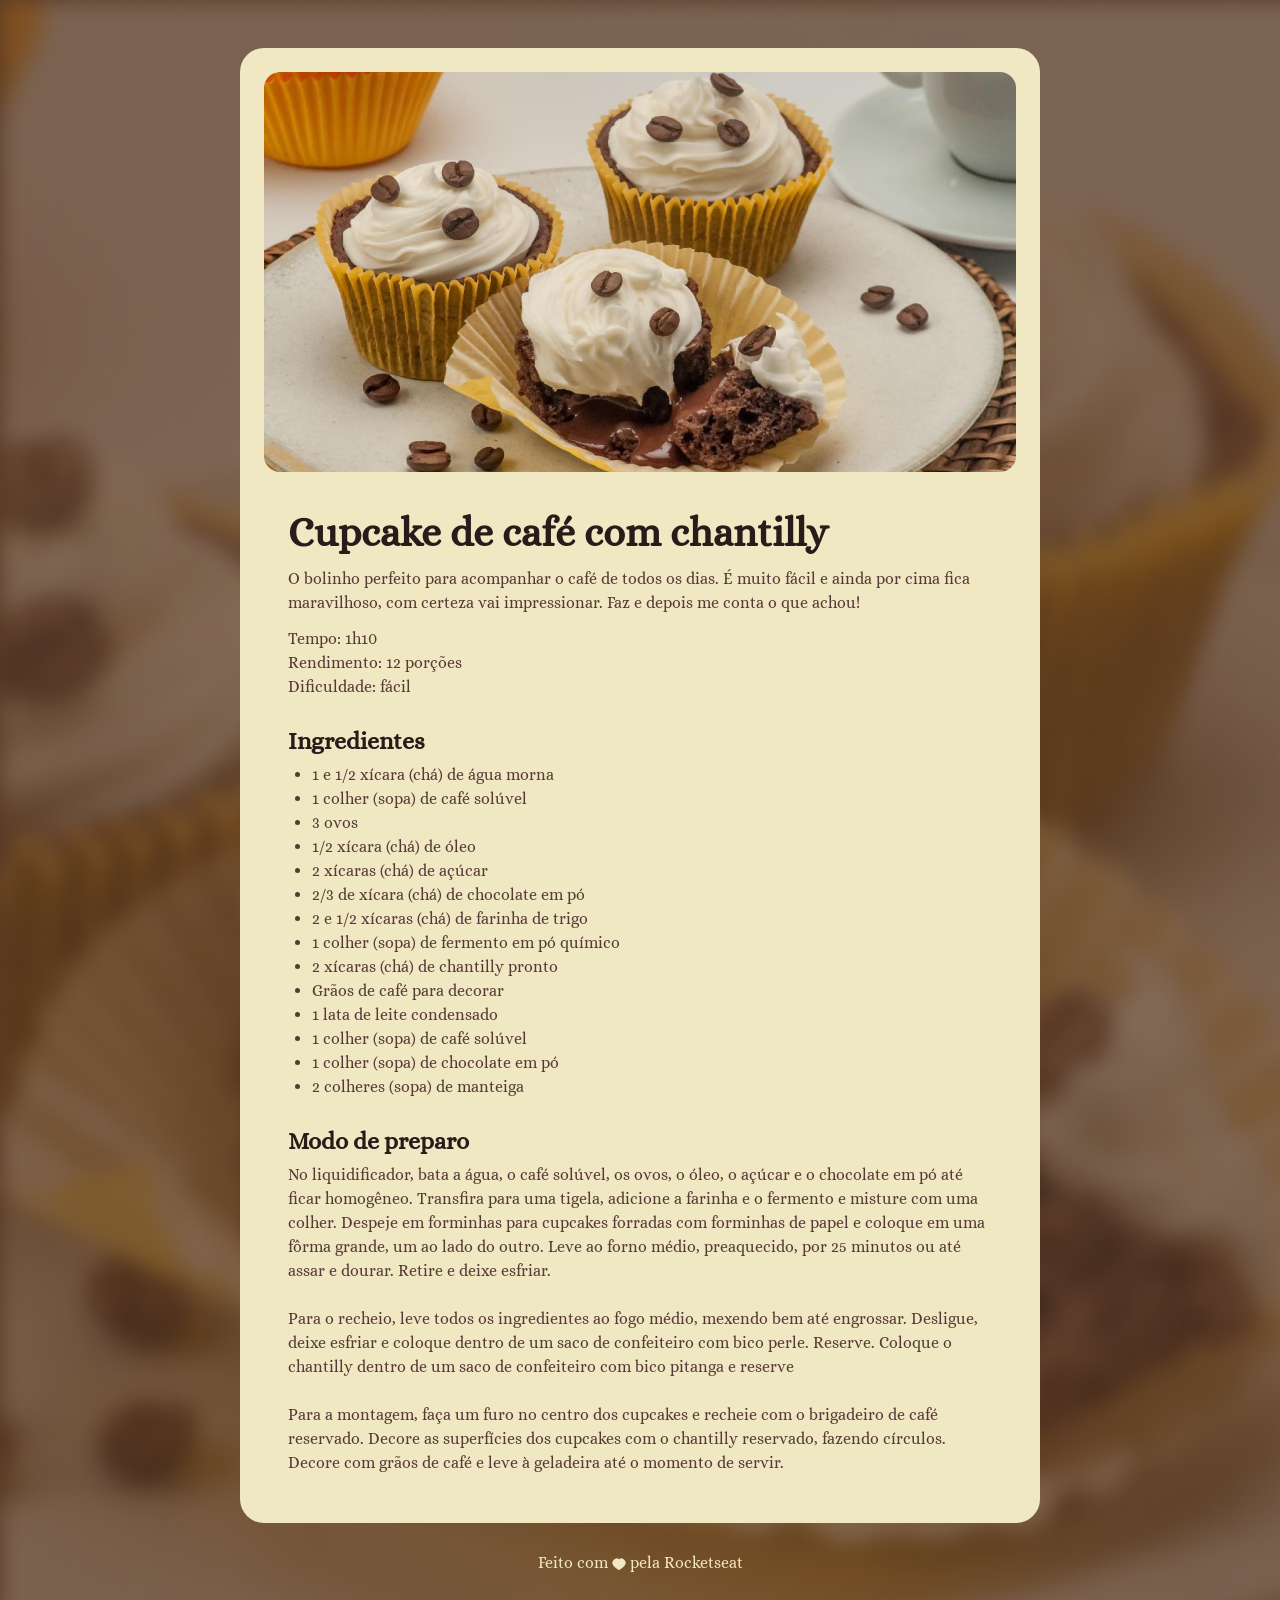
<file: 01-HTML-CSS/01-Modulo/01-Receita/index.html>
<!DOCTYPE html>
<html lang="pt-br">
  <head>
    <link rel="preconnect" href="https://fonts.googleapis.com" />
    <link rel="preconnect" href="https://fonts.gstatic.com" crossorigin />
    <meta charset="UTF-8" />
    <meta name="viewport" content="width=device-width, initial-scale=1.0" />
    <title>Página de receita</title>
    <link rel="stylesheet" href="style.css" />
    <link
      href="https://fonts.googleapis.com/css2?family=Alice&display=swap"
      rel="stylesheet"
    />
  </head>
  <body>
    <div id="page">
      <img
        src="assets/main-image.jpg"
        alt="Imagem de um cupcake com grãos de café e um chantilly"
      />
      <main>
        <section id="about">
          <h1>Cupcake de café com chantilly</h1>
          <p>
            O bolinho perfeito para acompanhar o café de todos os dias. É muito
            fácil e ainda por cima fica maravilhoso, com certeza vai
            impressionar. Faz e depois me conta o que achou!
          </p>
          <p>
            Tempo: 1h10 <br />
            Rendimento: 12 porções <br />
            Dificuldade: fácil
          </p>
        </section>
        <section id="ingredients">
          <h2>Ingredientes</h2>
          <ul>
            <li>1 e 1/2 xícara (chá) de água morna</li>
            <li>1 colher (sopa) de café solúvel</li>
            <li>3 ovos</li>
            <li>1/2 xícara (chá) de óleo</li>
            <li>2 xícaras (chá) de açúcar</li>
            <li>2/3 de xícara (chá) de chocolate em pó</li>
            <li>2 e 1/2 xícaras (chá) de farinha de trigo</li>
            <li>1 colher (sopa) de fermento em pó químico</li>
            <li>2 xícaras (chá) de chantilly pronto</li>
            <li>Grãos de café para decorar</li>
            <li>1 lata de leite condensado</li>
            <li>1 colher (sopa) de café solúvel</li>
            <li>1 colher (sopa) de chocolate em pó</li>
            <li>2 colheres (sopa) de manteiga</li>
          </ul>
        </section>
        <section id="preparation">
          <h2>Modo de preparo</h2>
          <p>
            No liquidificador, bata a água, o café solúvel, os ovos, o óleo, o
            açúcar e o chocolate em pó até ficar homogêneo. Transfira para uma
            tigela, adicione a farinha e o fermento e misture com uma colher.
            Despeje em forminhas para cupcakes forradas com forminhas de papel e
            coloque em uma fôrma grande, um ao lado do outro. Leve ao forno
            médio, preaquecido, por 25 minutos ou até assar e dourar. Retire e
            deixe esfriar.
            <br /><br />
            Para o recheio, leve todos os ingredientes ao fogo médio, mexendo
            bem até engrossar. Desligue, deixe esfriar e coloque dentro de um
            saco de confeiteiro com bico perle. Reserve. Coloque o chantilly
            dentro de um saco de confeiteiro com bico pitanga e reserve
            <br /><br />
            Para a montagem, faça um furo no centro dos cupcakes e recheie com o
            brigadeiro de café reservado. Decore as superfícies dos cupcakes com
            o chantilly reservado, fazendo círculos. Decore com grãos de café e
            leve à geladeira até o momento de servir.
          </p>
        </section>
      </main>
    </div>

    <footer>
      Feito com
      <img src="assets/heart.svg" alt="Coraçãozinho fofinho" />
      pela Rocketseat
    </footer>
  </body>
</html>
</file>
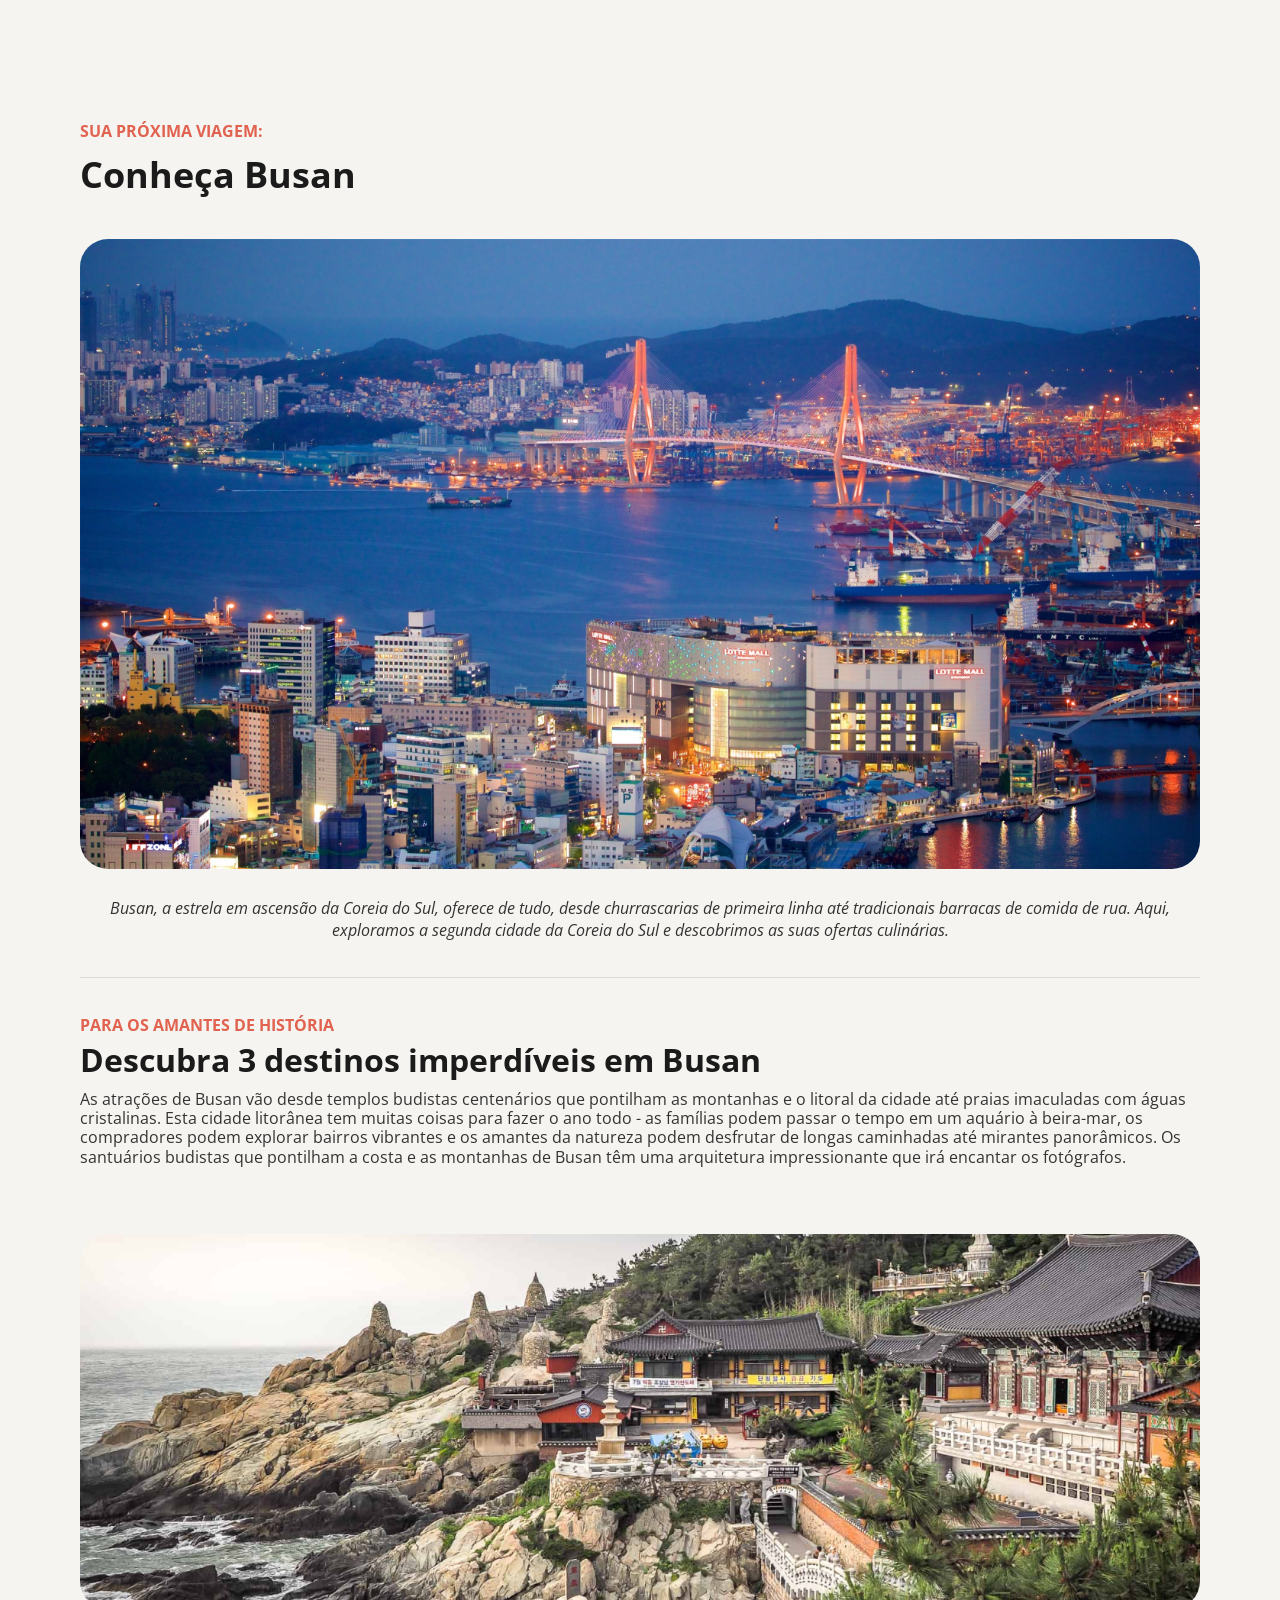
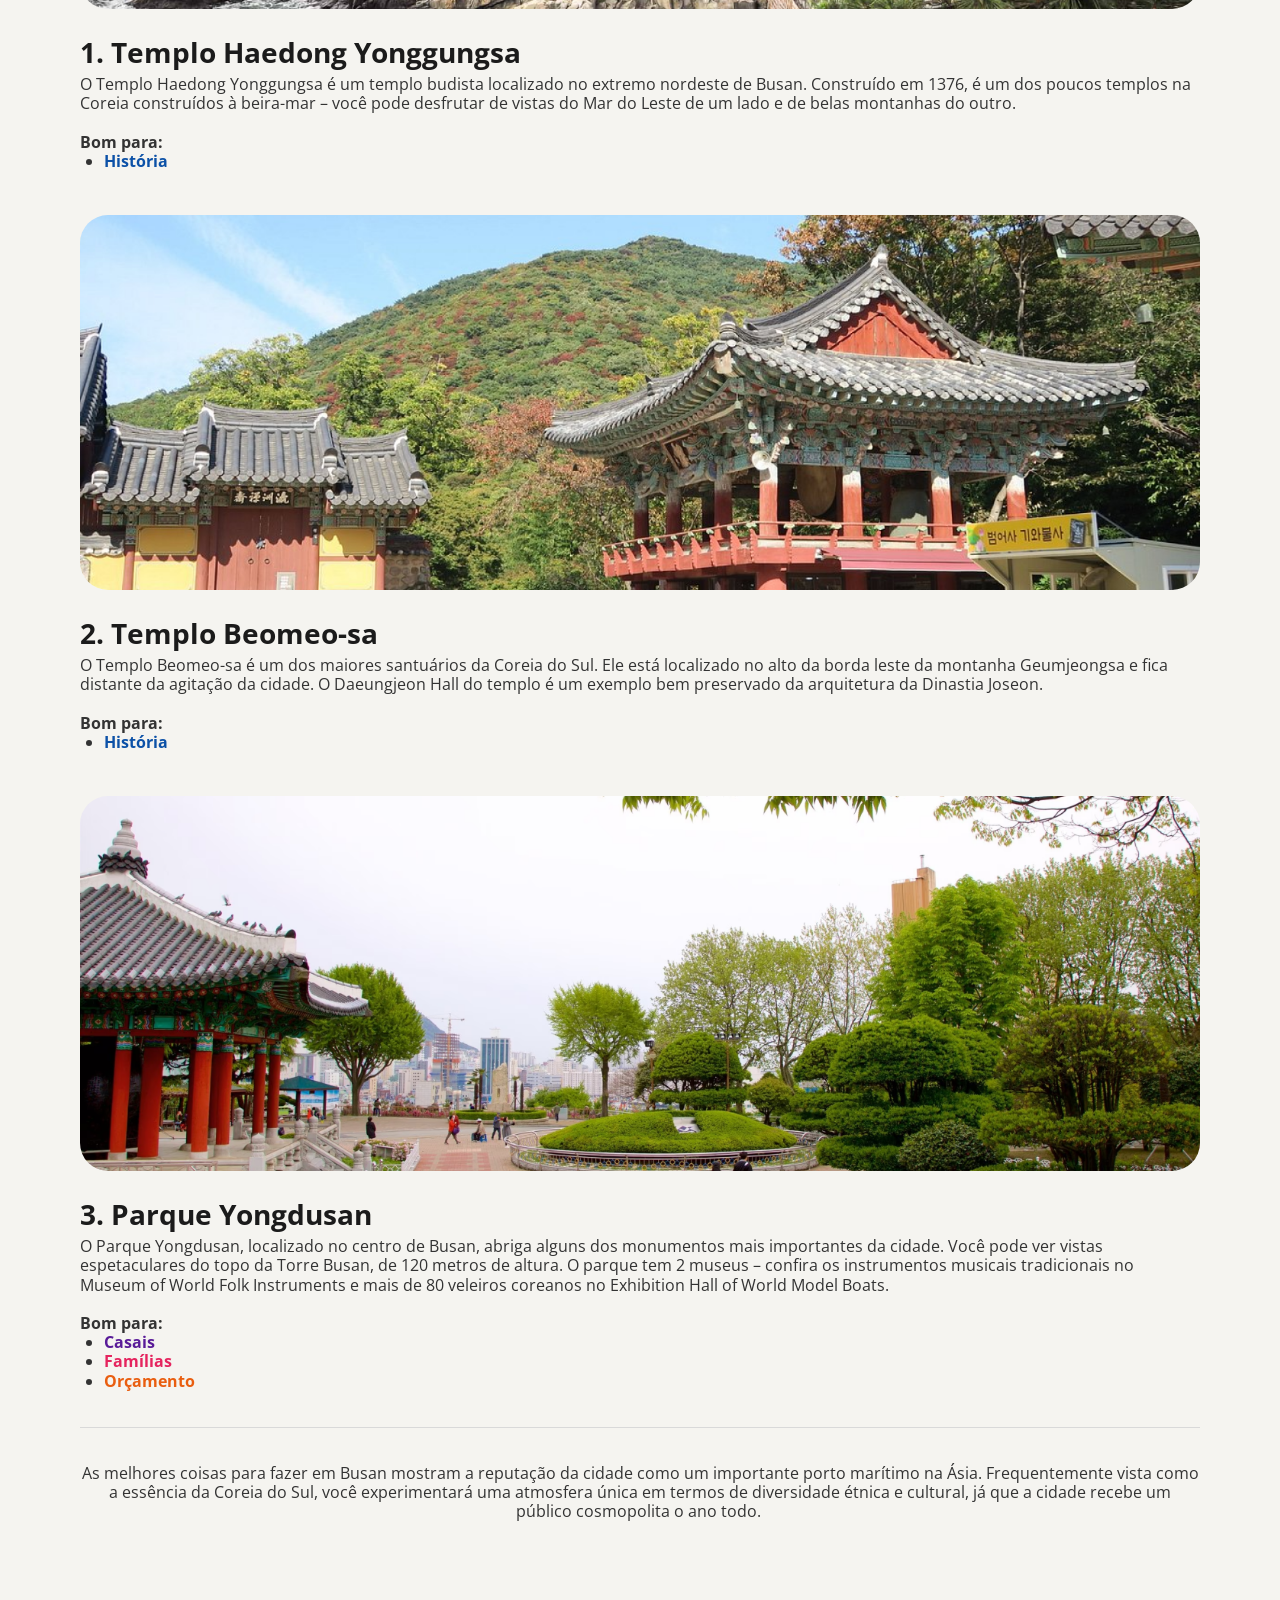
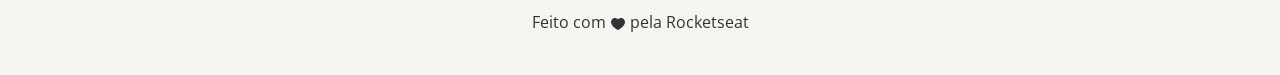
<file: 01-HTML-CSS/01-Modulo/02-Local-Turistico/index.html>
<!DOCTYPE html>
<html lang="en">
  <head>
    <link rel="preconnect" href="https://fonts.googleapis.com" />
    <link rel="preconnect" href="https://fonts.gstatic.com" crossorigin />
    <meta charset="UTF-8" />
    <meta name="viewport" content="width=device-width, initial-scale=1.0" />
    <title>Document</title>
    <link rel="stylesheet" href="styles.css" />
    <link
      href="https://fonts.googleapis.com/css2?family=Open+Sans:ital,wght@0,300..800;1,300..800&display=swap"
      rel="stylesheet"
    />
  </head>
  <body>
    <div id="page">
      <section id="featured">
        <p class="headline">Sua próxima viagem:</p>
        <h1>Conheça Busan</h1>
        <img src="assets/Image_01.png" alt="Imagem de Busan" />
        <p class="subtitle">
          Busan, a estrela em ascensão da Coreia do Sul, oferece de tudo, desde
          churrascarias de primeira linha até tradicionais barracas de comida de
          rua. Aqui, exploramos a segunda cidade da Coreia do Sul e descobrimos
          as suas ofertas culinárias.
        </p>
      </section>
      <div class="divider"></div>
      <main>
        <p class="headline">Para os amantes de história</p>
        <h2>Descubra 3 destinos imperdíveis em Busan</h2>
        <p>
          As atrações de Busan vão desde templos budistas centenários que
          pontilham as montanhas e o litoral da cidade até praias imaculadas com
          águas cristalinas. Esta cidade litorânea tem muitas coisas para fazer
          o ano todo - as famílias podem passar o tempo em um aquário à
          beira-mar, os compradores podem explorar bairros vibrantes e os
          amantes da natureza podem desfrutar de longas caminhadas até mirantes
          panorâmicos. Os santuários budistas que pontilham a costa e as
          montanhas de Busan têm uma arquitetura impressionante que irá encantar
          os fotógrafos.
        </p>

        <div>
          <img src="assets/Image_02.png" alt="Templo Haedong Yonggungsa" />
          <h3>1. Templo Haedong Yonggungsa</h3>
          <p>
            O Templo Haedong Yonggungsa é um templo budista localizado no
            extremo nordeste de Busan. Construído em 1376, é um dos poucos
            templos na Coreia construídos à beira-mar – você pode desfrutar de
            vistas do Mar do Leste de um lado e de belas montanhas do outro. 
          </p>
          <br />
          <strong>Bom para:</strong>
          <ul>
            <li class="accent-blue">História</li>
          </ul>
        </div>

        <div>
          <img src="assets/Image_03.png" alt="Templo Haedong Yonggungsa" />
          <h3>2. Templo Beomeo-sa</h3>
          <p>
            O Templo Beomeo-sa é um dos maiores santuários da Coreia do Sul. Ele
            está localizado no alto da borda leste da montanha Geumjeongsa e
            fica distante da agitação da cidade. O Daeungjeon Hall do templo é
            um exemplo bem preservado da arquitetura da Dinastia Joseon.
          </p>
          <br />
          <strong>Bom para:</strong>
          <ul>
            <li class="accent-blue">História</li>
          </ul>
        </div>

        <div>
          <img src="assets/Image_04.png" alt="Templo Haedong Yonggungsa" />
          <h3>3. Parque Yongdusan</h3>
          <p>
            O Parque Yongdusan, localizado no centro de Busan, abriga alguns dos
            monumentos mais importantes da cidade. Você pode ver vistas
            espetaculares do topo da Torre Busan, de 120 metros de altura. O
            parque tem 2 museus – confira os instrumentos musicais tradicionais
            no Museum of World Folk Instruments e mais de 80 veleiros coreanos
            no Exhibition Hall of World Model Boats.
          </p>
          <br />
          <strong>Bom para:</strong>
          <ul>
            <li class="accent-purple">Casais</li>
            <li class="accent-pink">Famílias</li>
            <li class="accent-orange">Orçamento</li>
          </ul>
        </div>
      </main>

      <div class="divider"></div>

      <p>
        As melhores coisas para fazer em Busan mostram a reputação da cidade
        como um importante porto marítimo na Ásia. Frequentemente vista como a
        essência da Coreia do Sul, você experimentará uma atmosfera única em
        termos de diversidade étnica e cultural, já que a cidade recebe um
        público cosmopolita o ano todo. 
      </p>
    </div>
    <footer>
      Feito com
      <img src="assets/heart.svg" alt="Coraçãozinho fofinho" />
      pela Rocketseat
    </footer>
  </body>
</html>
</file>
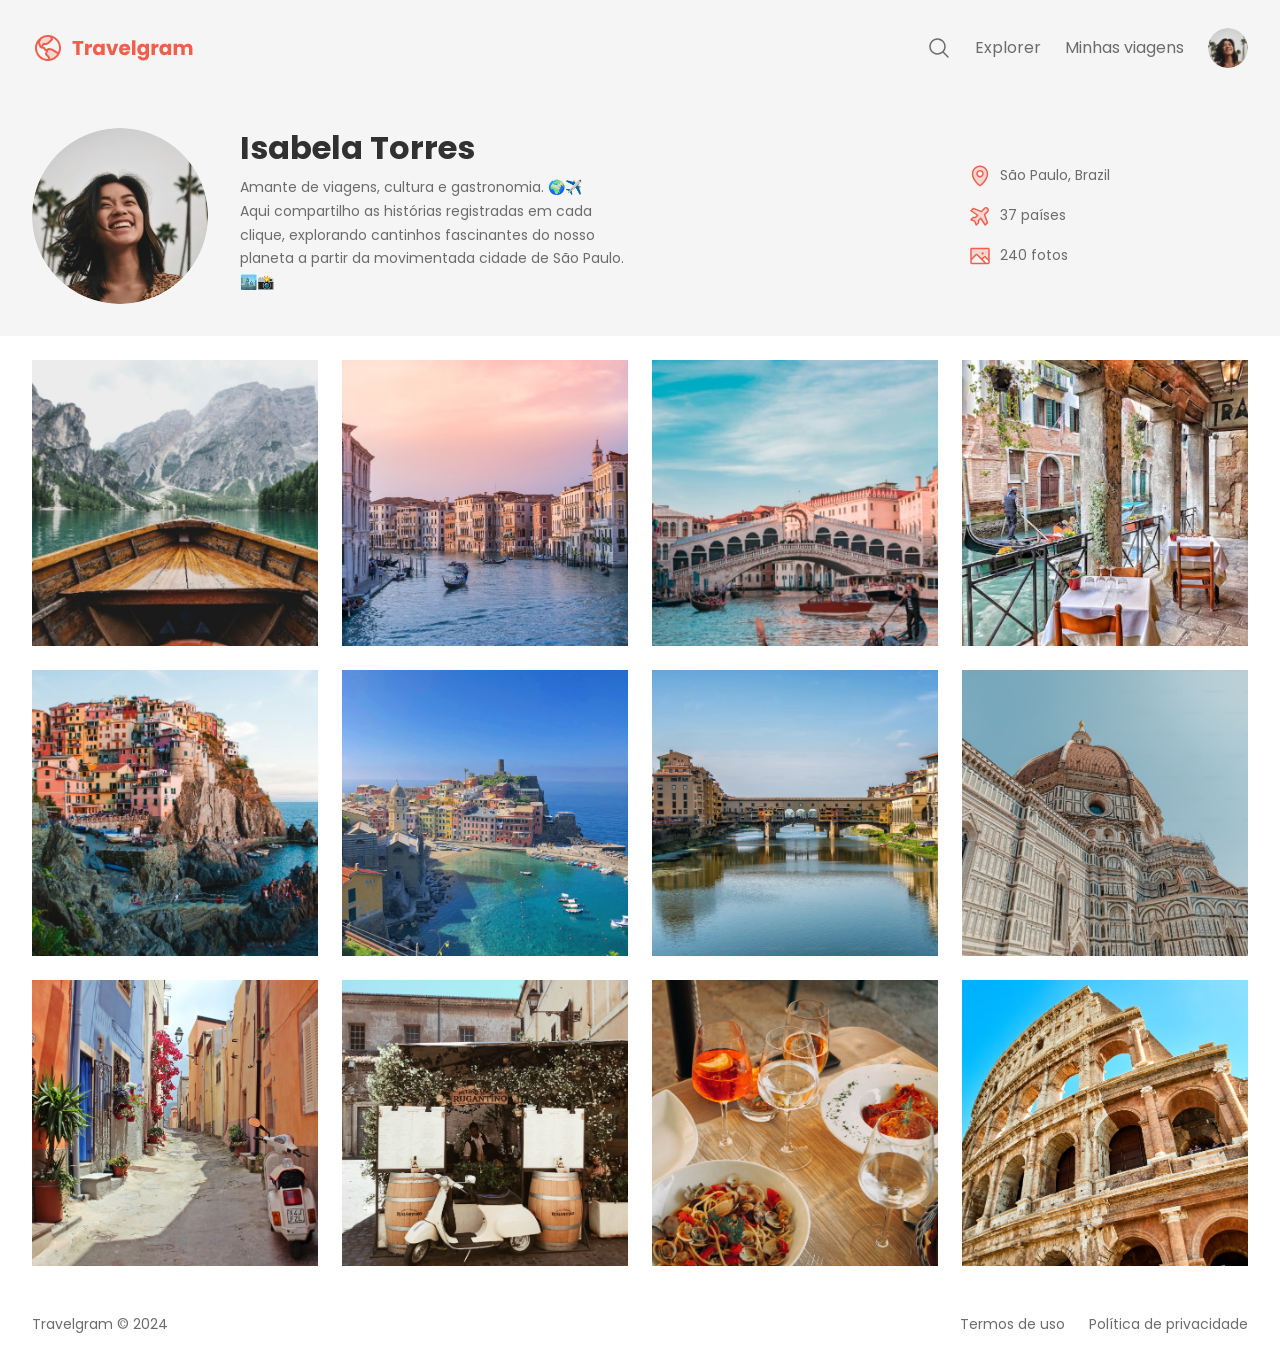
<file: 01-HTML-CSS/02-Modulo/01-travelgram/index.html>
<!DOCTYPE html>
<html lang="pt-br">
  <head>
    <link rel="preconnect" href="https://fonts.googleapis.com" />
    <link rel="preconnect" href="https://fonts.gstatic.com" crossorigin />
    <meta charset="UTF-8" />
    <meta name="viewport" content="width=device-width, initial-scale=1.0" />
    <title>Travelgram | Perfil de viagens</title>
    <link rel="stylesheet" href="styles/index.css" />
    <link
      href="https://fonts.googleapis.com/css2?family=Poppins:wght@400;700&display=swap"
      rel="stylesheet"
    />
  </head>
  <body>
    <div class="bg-surface-color">
      <nav class="container">
        <a href="#" id="logo">
          <img src="assets/Logo.svg" alt="Logomarca" />
        </a>
        <ul id="primary-menu">
          <li>
            <a href="#">
              <img src="assets/icons/MagnifyingGlass.svg" alt="ícone de lupa" />
            </a>
          </li>
          <li><a href="#">Explorer</a></li>
          <li><a href="#">Minhas viagens</a></li>
          <li>
            <a href="#">
              <img
                src="assets/Profile pic.png"
                alt="Imagem de Isabela Torres"
              />
            </a>
          </li>
        </ul>
      </nav>
      <header>
        <div class="container">
          <div id="profile">
            <img src="assets/Profile pic.png" alt="Imagem de Isabela Torres" />
            <div>
              <h1>Isabela Torres</h1>
              <p>
                Amante de viagens, cultura e gastronomia. 🌍✈️ <br />
                Aqui compartilho as histórias registradas em cada clique,
                explorando cantinhos fascinantes do nosso planeta a partir da
                movimentada cidade de São Paulo. 🏙️📸
              </p>
            </div>
          </div>
          <ul id="info">
            <li>
              <img src="assets/icons/MapPin.svg" alt="Icone de mapa" />
              <span>São Paulo, Brazil</span>
            </li>
            <li>
              <img src="assets/icons/AirplaneTilt.svg" alt="Icone de aviao" />
              <span>37 países</span>
            </li>
            <li>
              <img src="assets/icons/Image.svg" alt="Icone de imagem" />
              <span>240 fotos</span>
            </li>
          </ul>
        </div>
      </header>
    </div>

    <main class="container">
      <img src="assets/images/Image 01.png" alt="..." />
      <img src="assets/images/Image 02.png" alt="..." />
      <img src="assets/images/Image 03.png" alt="..." />
      <img src="assets/images/Image 04.png" alt="..." />
      <img src="assets/images/Image 05.png" alt="..." />
      <img src="assets/images/Image 06.png" alt="..." />
      <img src="assets/images/Image 07.png" alt="..." />
      <img src="assets/images/Image 08.png" alt="..." />
      <img src="assets/images/Image 09.png" alt="..." />
      <img src="assets/images/Image 10.png" alt="..." />
      <img src="assets/images/Image 11.png" alt="..." />
      <img src="assets/images/Image 12.png" alt="..." />
    </main>

    <footer class="container">
      <span>Travelgram &copy; 2024</span>

      <span>Termos de uso</span>
      <span>Política de privacidade</span>
    </footer>
  </body>
</html>
</file>
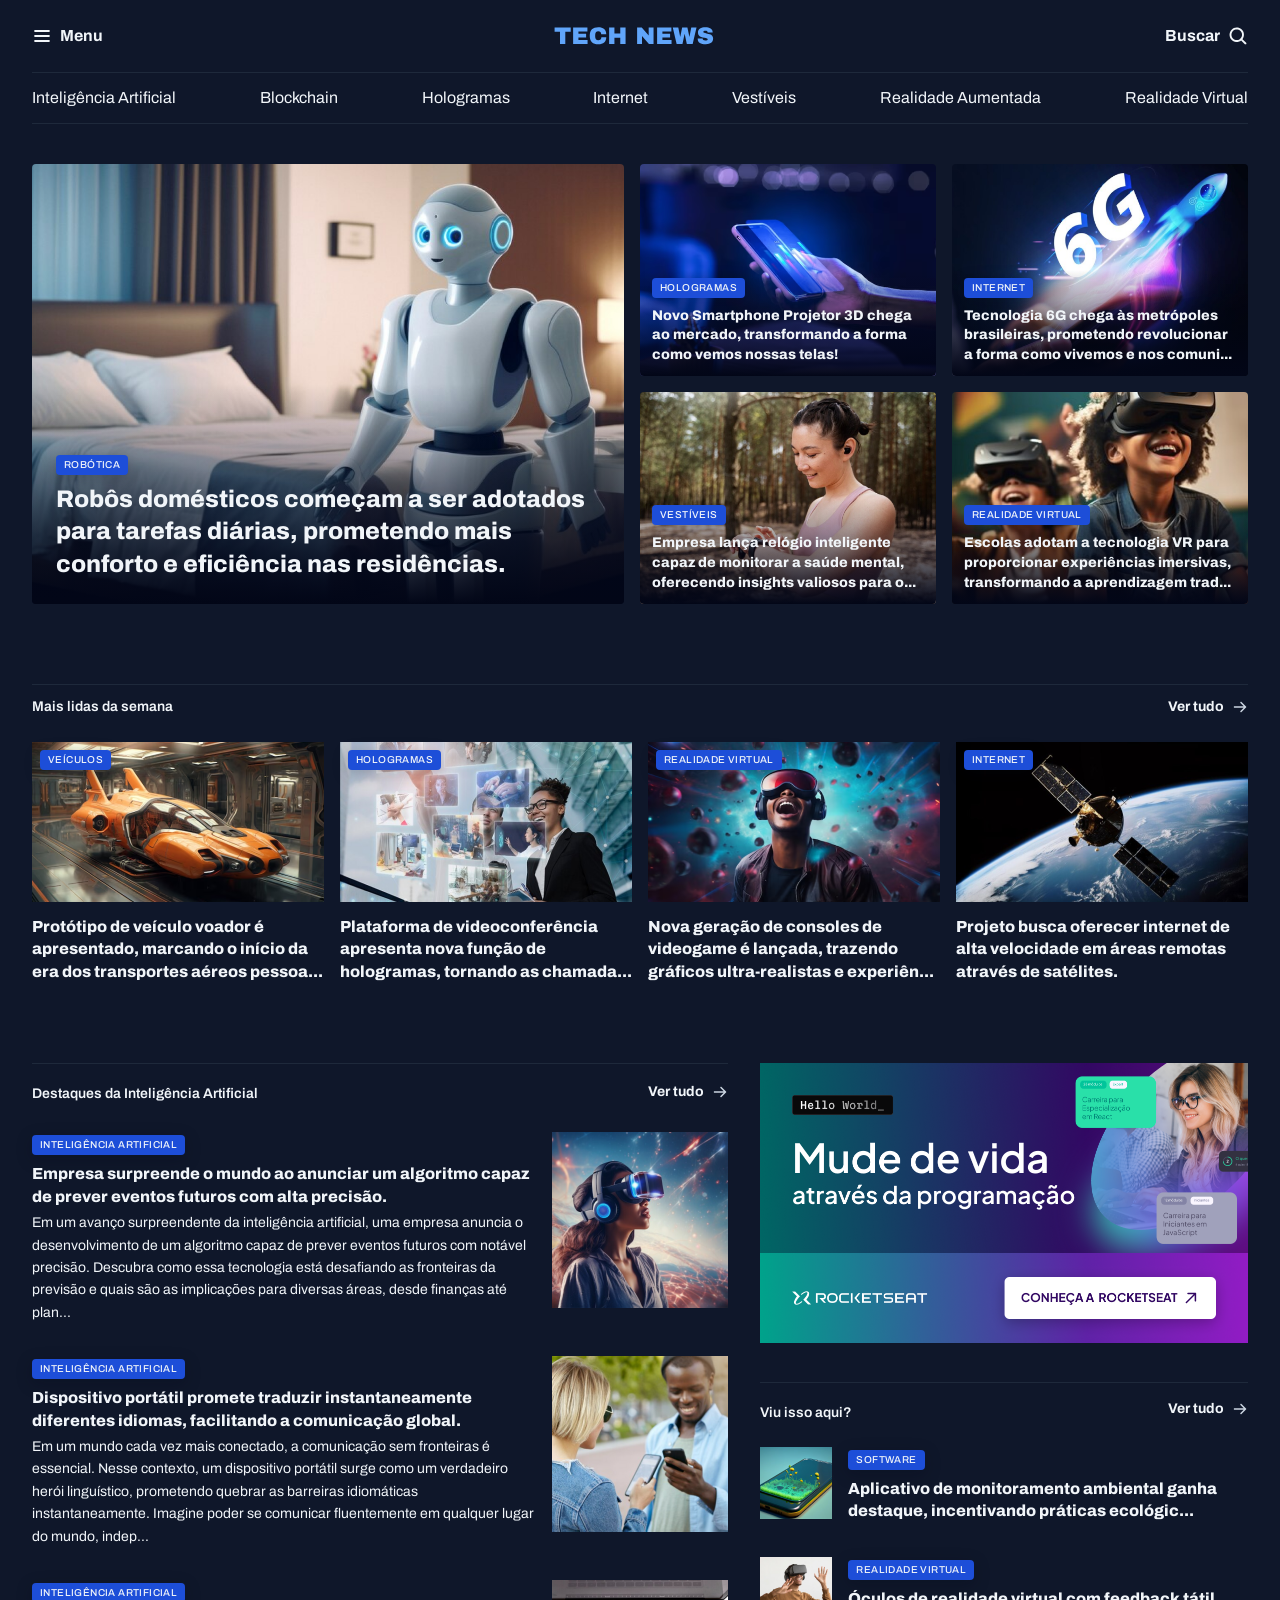
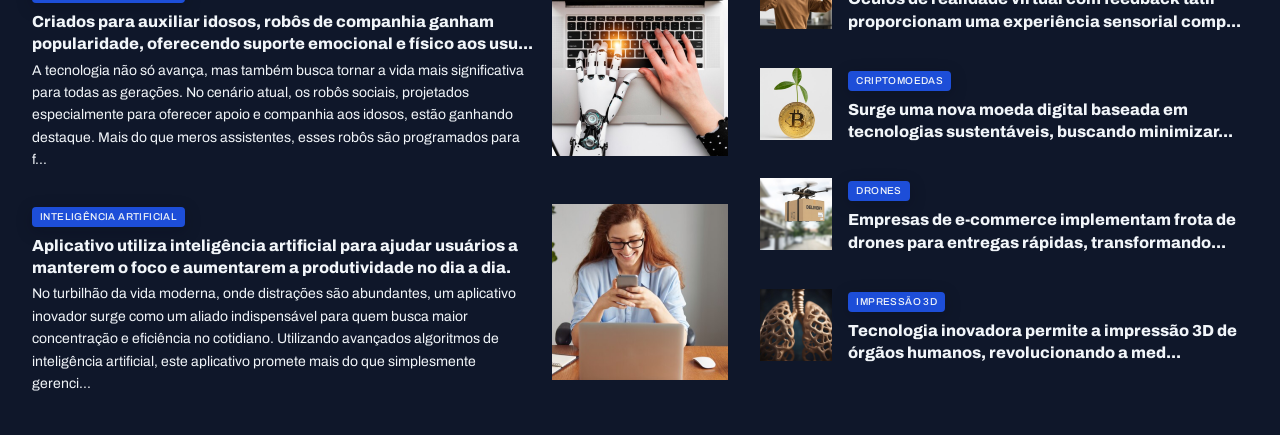
<file: 01-HTML-CSS/02-Modulo/02-portal-de-noticias/index.html>
<!DOCTYPE html>
<html lang="pt-BR">

<head>
    <link rel="preconnect" href="https://fonts.googleapis.com">
    <link rel="preconnect" href="https://fonts.gstatic.com" crossorigin>

    <meta charset="UTF-8">
    <meta name="viewport" content="width=device-width, initial-scale=1.0">
    <title>Portal de notícias</title>
    <link rel="stylesheet" href="styles/index.css">

    <link href="https://fonts.googleapis.com/css2?family=Archivo:ital,wght@0,100..900;1,100..900&display=swap"
        rel="stylesheet">
</head>

<body>
    <header class="container">
        <nav id="primary" class="grid grid-flow-col">
            <div>
                <img src="assets/icons/List.svg" alt="ícone de menu">
                <strong>Menu</strong>
            </div>

            <div>
                <img src="assets/Logo.svg" alt="TechNews logo">
            </div>

            <div>
                <strong>Buscar</strong>
                <img src="assets/icons/MagnifyingGlass.svg" alt="ícone de lupa para pesquisa">
            </div>
        </nav>
        <nav id="secondary" class="grid grid-flow-col">
            <a href="#">Inteligência Artificial</a>
            <a href="#">Blockchain</a>
            <a href="#">Hologramas</a>
            <a href="#">Internet</a>
            <a href="#">Vestíveis</a>
            <a href="#">Realidade Aumentada</a>
            <a href="#">Realidade Virtual</a>
        </nav>
    </header>

    <main class="grid container">
        <section id="featured" class="grid grid-flow-col gap-16">
            <figure class="card">
                <img src="assets/images/Image 01.png" alt="Robôs domésticos começam a ser adotados para tarefas diárias, prometendo mais conforto e
                eficiência nas residências.">

                <figcaption>
                    <span class="content-tag">robótica</span>
                    <h2 class="text-2xl">
                        Robôs domésticos começam a ser adotados para tarefas diárias, prometendo mais conforto e
                        eficiência nas residências.
                    </h2>
                </figcaption>


            </figure>

            <div class="grid grid-cols-2 gap-16">
                <figure class="card">
                    <img src="assets/images/Image 02.png"
                        alt="Novo Smartphone Projetor 3D chega ao mercado, transformando a forma como vemos nossas telas!">

                    <figcaption>
                        <span class="content-tag">hologramas</span>
                        <h2 class="text-lg">
                            Novo Smartphone Projetor 3D chega ao mercado, transformando a forma como vemos nossas telas!
                        </h2>
                    </figcaption>
                </figure>

                <figure class="card">
                    <img src="assets/images/Image 03.png"
                        alt="Tecnologia 6G chega às metrópoles brasileiras, prometendo revolucionar a forma como vivemos e nos comunicamos.">

                    <figcaption>
                        <span class="content-tag">internet</span>
                        <h2 class="text-lg">
                            Tecnologia 6G chega às metrópoles brasileiras, prometendo revolucionar a forma como vivemos
                            e nos comuni...
                        </h2>
                    </figcaption>
                </figure>

                <figure class="card">
                    <img src="assets/images/Image 04.png"
                        alt="Empresa lança relógio inteligente capaz de monitorar a saúde mental, oferecendo insights valiosos para o bem-estar pessoal.">

                    <figcaption>
                        <span class="content-tag">vestíveis</span>
                        <h2 class="text-lg">
                            Empresa lança relógio inteligente capaz de monitorar a saúde mental, oferecendo insights
                            valiosos para o...
                        </h2>
                    </figcaption>
                </figure>

                <figure class="card">
                    <img src="assets/images/Image 05.png"
                        alt="Escolas adotam a tecnologia VR para proporcionar experiências imersivas, transformando a aprendizagem tradicional.">

                    <figcaption>
                        <span class="content-tag">realidade virtual</span>
                        <h2 class="text-lg">
                            Escolas adotam a tecnologia VR para proporcionar experiências imersivas, transformando a
                            aprendizagem trad...
                        </h2>
                    </figcaption>
                </figure>
            </div>
        </section>

        <section id="weekly">
            <header class="grid grid-flow-col">
                <h3>Mais lidas da semana</h3>
                <a href="#" class="grid grid-flow-col">
                    <strong>Ver tudo</strong>
                    <span></span>
                </a>
            </header>

            <div class="grid gap-16">
                <figure>
                    <span class="content-tag">veículos</span>
                    <img src="assets/images/Image 06.png" alt="">
                    <p>Protótipo de veículo voador é apresentado, marcando o início da era dos transportes aéreos
                        pessoa...</p>
                </figure>

                <figure>
                    <span class="content-tag">hologramas</span>
                    <img src="assets/images/Image 07.png" alt="">
                    <p>Plataforma de videoconferência apresenta nova função de hologramas, tornando as chamada...</p>
                </figure>

                <figure>
                    <span class="content-tag">realidade virtual</span>
                    <img src="assets/images/Image 08.png" alt="">
                    <p>Nova geração de consoles de videogame é lançada, trazendo gráficos ultra-realistas e experiên...
                    </p>
                </figure>

                <figure>
                    <span class="content-tag">internet</span>
                    <img src="assets/images/Image 09.png" alt="">
                    <p>Projeto busca oferecer internet de alta velocidade em áreas remotas através de satélites.</p>
                </figure>
            </div>
        </section>

        <section id="ai">
            <header class="grid grid-flow-col">
                <h3>Destaques da Inteligência Artificial</h3>
                <a href="#" class="grid grid-flow-col">
                    <strong>Ver tudo</strong>
                    <span></span>
                </a>
            </header>

            <div class="grid gap-32">
                <article class="grid grid-flow-col gap-16">
                    <div>
                        <span class="content-tag">Inteligência Artificial</span>
                        <h3 class="text-xl">
                            Empresa surpreende o mundo ao anunciar um algoritmo capaz de prever eventos futuros com alta
                            precisão.
                        </h3>
                        <p class="text-sm">
                            Em um avanço surpreendente da inteligência artificial, uma empresa anuncia o desenvolvimento
                            de um algoritmo capaz de prever eventos futuros com notável precisão. Descubra como essa
                            tecnologia está desafiando as fronteiras da previsão e quais são as implicações para
                            diversas áreas, desde finanças até plan...
                        </p>
                    </div>
                    <div>
                        <img src="assets/images/Image 10.png" alt="">
                    </div>
                </article>

                <article class="grid grid-flow-col gap-16">
                    <div>
                        <span class="content-tag">Inteligência Artificial</span>
                        <h3 class="text-xl">
                            Dispositivo portátil promete traduzir instantaneamente diferentes idiomas, facilitando a
                            comunicação global.
                        </h3>
                        <p class="text-sm">
                            Em um mundo cada vez mais conectado, a comunicação sem fronteiras é essencial. Nesse
                            contexto, um dispositivo portátil surge como um verdadeiro herói linguístico, prometendo
                            quebrar as barreiras idiomáticas instantaneamente. Imagine poder se comunicar fluentemente
                            em qualquer lugar do mundo, indep...
                        </p>
                    </div>
                    <div>
                        <img src="assets/images/Image 11.png" alt="">
                    </div>
                </article>

                <article class="grid grid-flow-col gap-16">
                    <div>
                        <span class="content-tag">Inteligência Artificial</span>
                        <h3 class="text-xl">
                            Criados para auxiliar idosos, robôs de companhia ganham popularidade, oferecendo suporte
                            emocional e físico aos usu...
                        </h3>
                        <p class="text-sm">
                            A tecnologia não só avança, mas também busca tornar a vida mais significativa para todas as
                            gerações. No cenário atual, os robôs sociais, projetados especialmente para oferecer apoio e
                            companhia aos idosos, estão ganhando destaque. Mais do que meros assistentes, esses robôs
                            são programados para f...
                        </p>
                    </div>
                    <div>
                        <img src="assets/images/Image 12.png" alt="">
                    </div>
                </article>

                <article class="grid grid-flow-col gap-16">
                    <div>
                        <span class="content-tag">Inteligência Artificial</span>
                        <h3 class="text-xl">
                            Aplicativo utiliza inteligência artificial para ajudar usuários a manterem o foco e
                            aumentarem a produtividade no dia a dia.
                        </h3>
                        <p class="text-sm">
                            No turbilhão da vida moderna, onde distrações são abundantes, um aplicativo inovador surge
                            como um aliado indispensável para quem busca maior concentração e eficiência no cotidiano.
                            Utilizando avançados algoritmos de inteligência artificial, este aplicativo promete mais do
                            que simplesmente gerenci...
                        </p>
                    </div>
                    <div>
                        <img src="assets/images/Image 13.png" alt="">
                    </div>
                </article>
            </div>
        </section>

        <aside>
            <div id="ads">
                <img src="assets/Ads.png" alt="">
            </div>

            <section id="more">
                <header class="grid grid-flow-col">
                    <h3>Viu isso aqui?</h3>
                    <a href="#" class="grid grid-flow-col">
                        <strong>Ver tudo</strong>
                        <span></span>
                    </a>
                </header>

                <div class="grid gap-32">
                    <article class="grid grid-flow-col gap-16">
                        <div>
                            <img src="assets/images/Image 14.png"
                                alt="Aplicativo de monitoramento ambiental ganha destaque, incentivando práticas ecológicas e promovendo a conscientização.">
                        </div>

                        <div>
                            <span class="content-tag">Software</span>
                            <h3 class="text-xl">
                                Aplicativo de monitoramento ambiental ganha destaque, incentivando práticas ecológic...
                            </h3>
                        </div>

                    </article>

                    <article class="grid grid-flow-col gap-16">
                        <div>
                            <img src="assets/images/Image 15.png"
                                alt="Óculos de realidade virtual com feedback tátil proporcionam uma experiência sensorial completa, imergindo usuários em ambientes digitais.">
                        </div>

                        <div>
                            <span class="content-tag">Realidade virtual</span>
                            <h3 class="text-xl">
                                Óculos de realidade virtual com feedback tátil proporcionam uma experiência sensorial
                                comp...
                            </h3>
                        </div>

                    </article>

                    <article class="grid grid-flow-col gap-16">
                        <div>
                            <img src="assets/images/Image 16.png"
                                alt="Surge uma nova moeda digital baseada em tecnologias sustentáveis, buscando minimizar o impacto ambiental associado à mineração de criptomoedas.">
                        </div>

                        <div>
                            <span class="content-tag">criptomoedas</span>
                            <h3 class="text-xl">
                                Surge uma nova moeda digital baseada em tecnologias sustentáveis, buscando minimizar...
                            </h3>
                        </div>

                    </article>

                    <article class="grid grid-flow-col gap-16">
                        <div>
                            <img src="assets/images/Image 17.png"
                                alt="Empresas de e-commerce implementam frota de drones para entregas rápidas, transformando o cenário do comércio online.">
                        </div>

                        <div>
                            <span class="content-tag">Drones</span>
                            <h3 class="text-xl">
                                Empresas de e-commerce implementam frota de drones para entregas rápidas,
                                transformando...
                            </h3>
                        </div>

                    </article>

                    <article class="grid grid-flow-col gap-16">
                        <div>
                            <img src="assets/images/Image 18.png"
                                alt="Tecnologia inovadora permite a impressão 3D de órgãos humanos, revolucionando a medicina e a lista de espera por transplantes.">
                        </div>

                        <div>
                            <span class="content-tag">Impressão 3D</span>
                            <h3 class="text-xl">
                                Tecnologia inovadora permite a impressão 3D de órgãos humanos, revolucionando a med...
                            </h3>
                        </div>

                    </article>
                </div>
            </section>
        </aside>
    </main>
</body>

</html>
</file>
<file: 01-HTML-CSS/01-Modulo/01-Receita/style.css>
* {
  margin: 0;
  padding: 0;
}

:root {
  font-family: 'Alice', serif;
  line-height: 150%;
  color: #573a37;
}

body {
  background-image: url(assets/bg.jpg);
  background-size: cover;
}

#page {
  box-sizing: border-box;
  width: 800px;
  padding: 24px;
  background-color: #f0e8c2;
  border-radius: 24px;
  margin: 48px auto 28px;
}

img {
  border-radius: 16px;
}

main {
  padding: 24px;
}

section + section {
  margin-top: 24px;
}

#about p + p {
  margin-top: 12px;
}

h1 {
  line-height: 140%;
  font-size: 40px;
}

h2 {
  font-size: 24px;
}

h1,
h2 {
  margin-bottom: 4px;
  color: #291b1a;
  line-height: 150%;
}

ul {
  padding-left: 24px;
}

footer {
  color: #f0e8c2;
  text-align: center;
  padding-bottom: 48px;
}

footer img {
  vertical-align: middle;
}
</file>
<file: 01-HTML-CSS/01-Modulo/02-Local-Turistico/styles.css>
* {
  margin: 0;
  padding: 0;
}

:root {
  font-family: 'Open Sans', sans-serif;
  line-height: 120%;
}

body {
  background-color: #f5f4f0;
  color: #333333;
}

#page {
  box-sizing: border-box;
  width: 1120px;
  margin: 120px auto 89px;
}

img {
  border-radius: 28px;
  width: 100%; /* Adicionar na doc */
  /* display: inline-block; */
}

.divider {
  /* Adicionar na doc */
  width: 100%;
  height: 1px;
  margin: 36px 0;
  background-color: #d9d9d9;
}

/* Text */

h1,
h2,
h3 {
  color: #1b1b1b;
}

h1 {
  font-size: 36px;
  line-height: 49px;
  margin: 8px 0 40px;
}

h2 {
  font-size: 32px;
  margin: 2px 0 8px;
  line-height: 44px;
}

h3 {
  font-size: 28px;
  line-height: 38px;
  margin: 20px 0 4px;
}

.headline {
  font-size: 16px;
  line-height: 22px;
  font-weight: bold; /* Adicionar na doc */
  color: #e1624f;
  text-transform: uppercase; /* Adicionar na doc */
}

p {
  font-size: 16px;
  font-size: 16px;
}

.subtitle {
  font-size: 16px;
  line-height: 22px;
  font-style: italic; /* Adicionar na doc */
  text-align: center;
  color: #333333;
  margin-top: 24px;
}

main h2 + p {
  margin-bottom: 23px; /* 67 - 44 */
}
/* Adicionar na doc essa parte das imagens */
main div img {
  height: 375px;
  object-fit: cover;
  margin-top: 44px;
}

ul {
  padding-left: 24px;
  font-weight: bold;
}

/* Adicionar na doc */
ul li::marker {
  color: #333333;
}

.divider + p {
  text-align: center;
}

footer {
  color: #333333;
  text-align: center;
  padding-bottom: 41px;
  line-height: 150%;
}

footer img {
  vertical-align: middle;
  width: 16px;
  height: 16px;
}

.accent-blue {
  color: #0c51a7;
}

.accent-purple {
  color: #591b98;
}

.accent-pink {
  color: #e5245e;
}

.accent-orange {
  color: #e95e10;
}
</file>
<file: 01-HTML-CSS/02-Modulo/01-travelgram/styles/index.css>
@import url(global.css);
@import url(nav.css);
@import url(header.css);
@import url(main.css);
@import url(footer.css);
</file>
<file: 01-HTML-CSS/02-Modulo/02-portal-de-noticias/styles/index.css>
@import url(global.css);
@import url(utility.css);
@import url(header.css);
@import url(sections.css);
</file>
